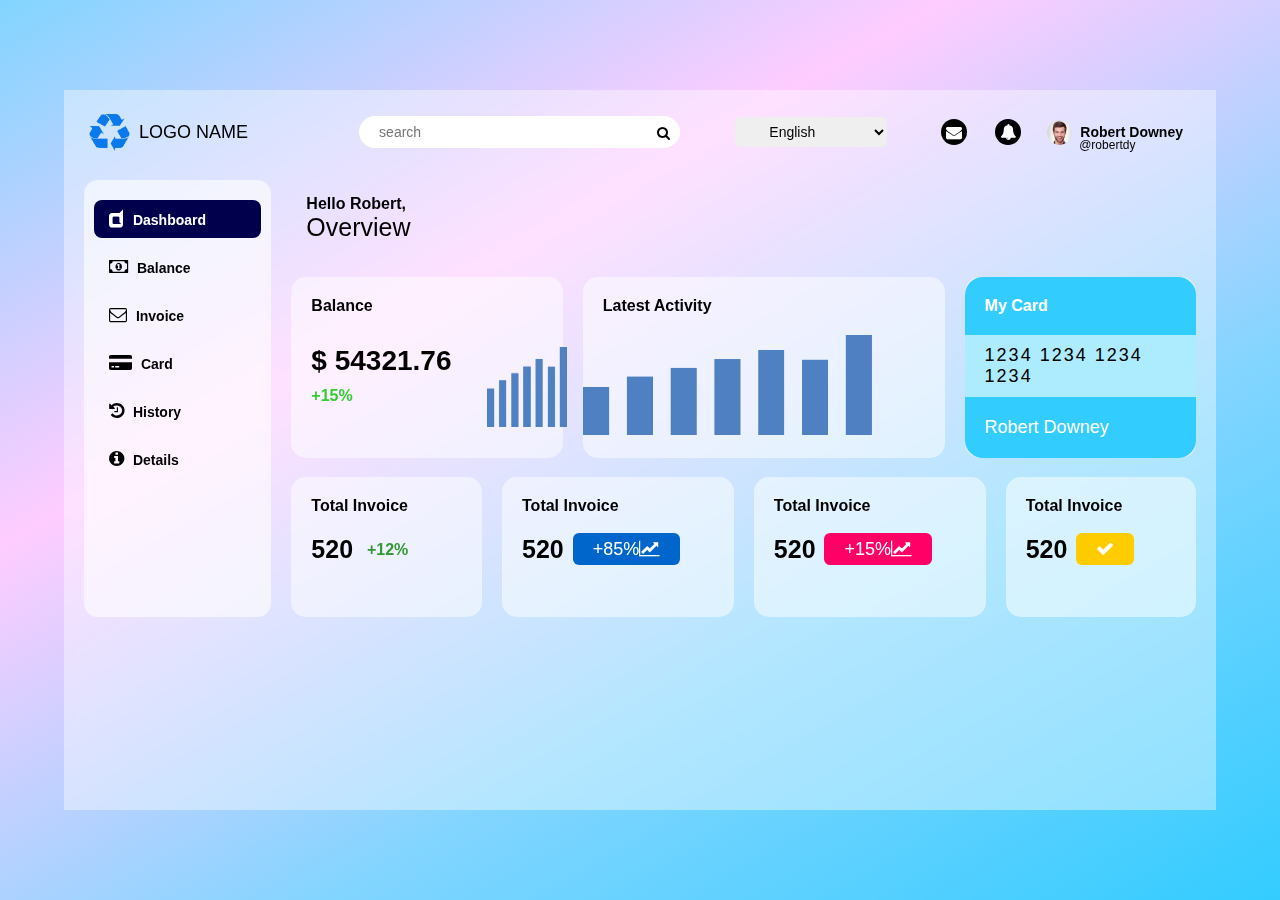
<file: Dashboard Panel/index.html>
<!DOCTYPE html>
<html lang="en">
<head>
    <meta charset="UTF-8">
    <meta http-equiv="X-UA-Compatible" content="IE=edge">
    <meta name="viewport" content="width=device-width, initial-scale=1.0">
    <link rel="stylesheet" href="https://cdnjs.cloudflare.com/ajax/libs/font-awesome/4.7.0/css/font-awesome.css" integrity="sha512-5A8nwdMOWrSz20fDsjczgUidUBR8liPYU+WymTZP1lmY9G6Oc7HlZv156XqnsgNUzTyMefFTcsFH/tnJE/+xBg==" crossorigin="anonymous" referrerpolicy="no-referrer" />
    <link rel="stylesheet" href="style.css">
    <title>Document</title>
</head>
<body>
    <div class="container">
        <div class="navbar">
            <div class="logo">
                <img style="height: 40px;" src="recycle.png" alt="">
                <span class="logoname">logo name</span>
            </div>
            <div class="searchbox">
                <form action="">
                    <input type="text" placeholder="search">
                    <i class="fa fa-search"></i>
                </form>
            </div>
            <div class="navitem">
                <div class="lang">
                    <select name="" id="">
                        <option value="">English</option>
                        <option value="">Portuguese</option>
                    </select>
                </div>
                <div class="icons">
                    <ul>
                        <li><i class="fa fa-envelope"></i></li>
                        <li><i class="fa fa-bell"></i></li>
                    </ul>
                </div>
                <div class="account">
                    <img style="height: 25px;" src="pic.png" alt="">
                    <span class="name">robert downey</span>
                    <span class="username">@robertdy</span>
                </div>
            </div>
        </div>
        <div class="container-body">
            <div class="sidebar">
                <ul>
                    <li class="dashboard">
                        <i class="fa fa-dashcube"></i>
                        <a href="#">Dashboard</a>
                    </li>
                    <li class="">
                        <i class="fa fa-money"></i>
                        <a href="#">balance</a>
                    </li>
                    <li class="">
                        <i class="fa fa-envelope-o"></i>
                        <a href="#">invoice</a>
                    </li>
                    <li class="">
                        <i class="fa fa-credit-card-alt"></i>
                        <a href="#">card</a>
                    </li>
                    <li class="">
                        <i class="fa fa-history"></i>
                        <a href="#">history</a>
                    </li>
                    <li class="">
                        <i class="fa fa-info-circle"></i>
                        <a href="#">details</a>
                    </li>
                </ul>
            </div>
            <div class="main-body">
                <div class="tittle">
                    <span class="greeting">Hello Robert,</span>
                    <h2>Overview</h2>
                </div>
                <div class="cards">
                    <div class="row row-1">
                        <div class="col">
                            <div class="balance-card">
                                <h3 class="cardtittle">Balance</h3>
                                <h2 class="balance">$ 54321.76</h2>
                                <span class="balancestatus">+15%</span>
                                <img style="width: 80px; height: 80px;" src="bar1.png" alt="">
                            </div>
                        </div>
                        <div class="col">
                            <div class="latest-activity">
                                <h3 class="cardtittle">Latest activity</h3>
                                <img style="height: 100px; width: 80%;" src="bar1.png" alt="">
                            </div>
                        </div>
                        <div class="col">
                            <div class="debit-card">
                                <h3 class="cardtittle">My card</h3>
                                <h3 class="cardnumber">1234 1234 1234 1234</h3>
                                <h3 class="cardholder">Robert Downey</h3>
                            </div>
                        </div>
                    </div>
                    <div class="row row-2">
                        <div class="col">
                            <div class="total-invoice">
                                <h3 class="cardtittle">Total invoice</h3>
                                <span class="t-i">520</span>
                                <span class="status">+12%</span>
                            </div>
                        </div>
                        <div class="col">
                            <div class="paid-invoice">
                                <h3 class="cardtittle">Total invoice</h3>
                                <span class="p-i">520</span>
                                <span class="status">+85%<i class="fa fa-line-chart"></i></span>
                            </div>
                        </div>
                        <div class="col">
                            <div class="unpaid-invoice">
                                <h3 class="cardtittle">Total invoice</h3>
                                <span class="u-i">520</span>
                                <span class="status">+15%<i class="fa fa-line-chart"></i></span>
                            </div>
                        </div>
                        <div class="col">
                            <div class="invoice-sent">
                                <h3 class="cardtittle">Total invoice</h3>
                                <span class="i-s">520</span>
                                <span class="status"><i class="fa fa-check"></i></span>
                            </div>
                        </div>
                    </div>
                </div>
            </div>
        </div>
    </div>
</body>
</html>
</file>
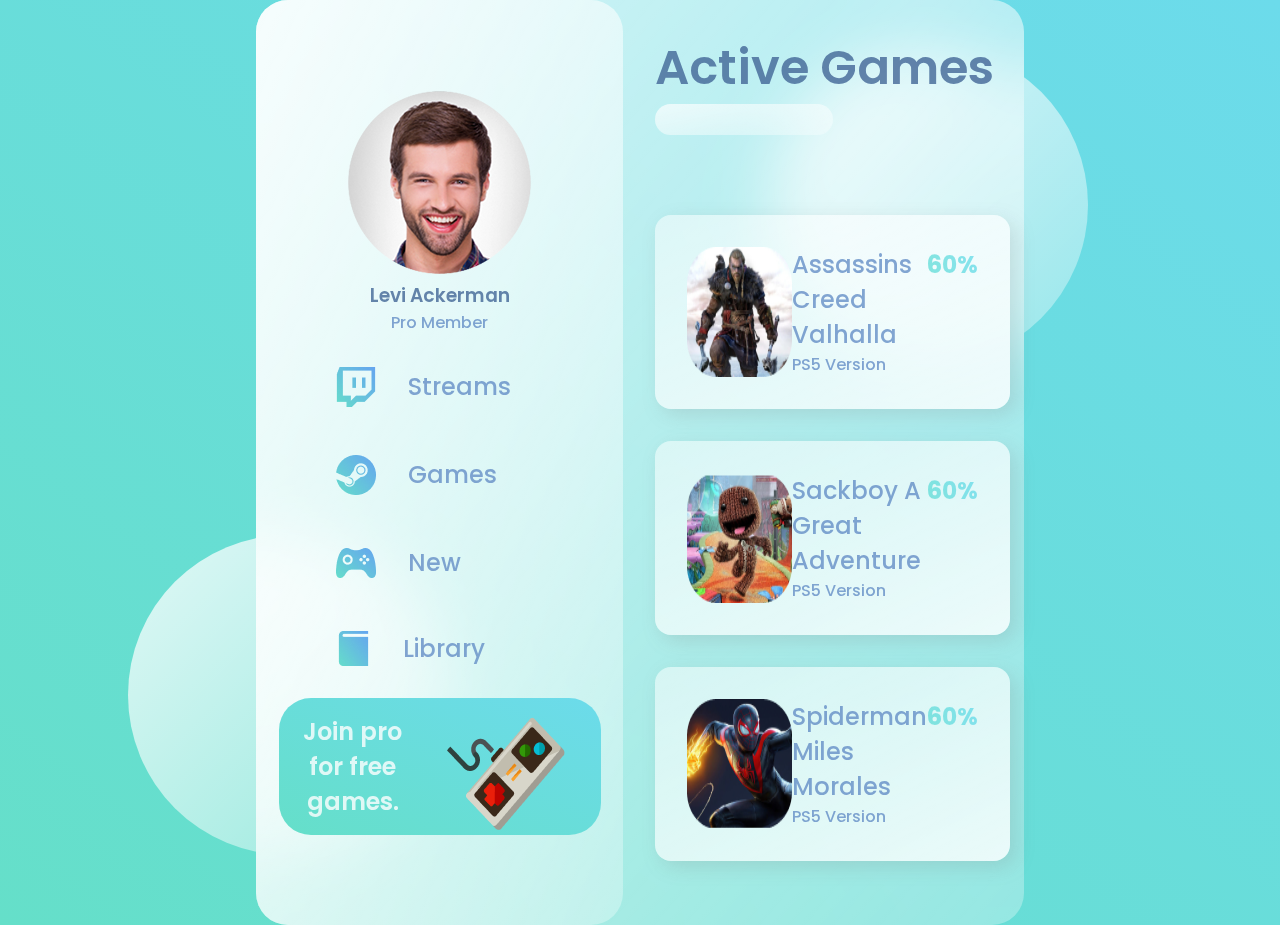
<file: Gaming Dashboard/index.html>
<!DOCTYPE html>
<html>
<head>
    <meta charset="UTF-8">
    <meta http-equiv="X-UA-Compatible" content="IE=edge">
    <meta name="viewport" content="width=device-width, initial-scale=1.0">
    <link rel="stylesheet" href="style.css">
    <link rel="preconnect" href="https://fonts.googleapis.com">
    <link rel="preconnect" href="https://fonts.gstatic.com" crossorigin>
    <link href="https://fonts.googleapis.com/css2?family=Poppins:wght@400;500;700&display=swap" rel="stylesheet">
    <title>Glassmorphism</title>
</head>
<body>
    <main>
        <section class="glass">
            <div class="dashboard">
                <div class="user">
                    <img src="images/avatar.png">
                    <h3>Levi Ackerman</h3>
                    <p>Pro Member</p>
                </div>
                <div class="links">
                    <div class="link">
                        <img src="images/twitch.png">
                        <h2>Streams</h2>
                    </div>
                    <div class="link">
                        <img src="images/steam.png">
                        <h2>Games</h2>
                    </div>
                    <div class="link">
                        <img src="images/upcoming.png">
                        <h2>New</h2>
                    </div>
                    <div class="link">
                        <img src="images/library.png">
                        <h2>Library</h2>
                    </div>
                </div>
                <div class="pro">
                    <h2>Join pro for free games.</h2>
                    <img src="images/controller.png">
                </div>
            </div>
            <div class="games">
                <div class="status">
                    <h1>Active Games</h1>
                    <input type="text">
                </div>
                <div class="cards">
                    <div class="card">
                        <img src="images/assassins.png" alt="">
                        <div class="card-info">
                            <h2>Assassins Creed Valhalla</h2>
                            <p>PS5 Version</p>
                            <div class="progress"></div>
                        </div>
                        <h2 class="percentage">60%</h2>
                    </div>
                    <div class="card">
                        <img src="images/sackboy.png" alt="">
                        <div class="card-info">
                            <h2>Sackboy A Great Adventure</h2>
                            <p>PS5 Version</p>
                            <div class="progress"></div>
                        </div>
                        <h2 class="percentage">60%</h2>
                    </div>
                    <div class="card">
                        <img src="images/spiderman.png" alt="">
                        <div class="card-info">
                            <h2>Spiderman Miles Morales</h2>
                            <p>PS5 Version</p>
                            <div class="progress"></div>
                        </div>
                        <h2 class="percentage">60%</h2>
                    </div>
                </div>
            </div>
        </section>
    </main>
    <div class="circle1"></div>
    <div class="circle2"></div>
</body>
</html>
</file>
<file: Dashboard Panel/style.css>
*{
    padding: 0;
    margin: 0;
    box-sizing: border-box;
    font-family: sans-serif;
    font-size: 14px;
    text-decoration: none;
    user-select: none;
    list-style: none;
}
body{
    display: flex;
    justify-content: center;
    align-items: center;
    height: 100vh;
    background: linear-gradient(-30deg, #33ccff, #81d5ff, #ffccff, #81d5ff);
}
.container{
    width: 90%;
    height: 80vh;
    background: rgba(255, 255, 255, 0.4);
    backdrop-filter: blur(5px);
}
.container .navbar{
    display: flex;
    justify-content: space-between;
    align-items: center;
    padding: 8px 25px;
    margin-top: 1em;
}
.container .navbar .logo{
    display: flex;
    align-items: center;
}
.container .navbar .logo .logoname{
    font-size: 18px;
    text-transform: uppercase;
    margin-left: .5em;
}
.container .navbar .logo img{
    animation: rotate 5s linear infinite;
}
@keyframes rotate{
    from{
        transform: rotate(-360deg);
    }
}
.container .navbar .searchbox{
    position: relative;
}
.container .navbar .searchbox input{
    padding: 8px 120px 8px 20px;
    border: none;
    outline: none;
    border-radius: 30px;
    transition: .3s;
}
.container .navbar .searchbox input:focus{
    padding: 8px 250px 8px 20px;
}
.container .navbar .searchbox .fa{
    position: absolute;
    top: 10px;
    right: 10px;
}
.container .navbar .navitem{
    display: flex;
    justify-content: center;
    align-items: center;
}
.container .navbar .navitem .lang select{
    padding: 6px 30px;
    border: none;
    outline: none;
     border-radius: 6px;
     position: relative;
     right: 4em;
}
.container .navbar .navitem .icons{
    position: relative;
    right: 1em;
}
.container .navbar .navitem .icons ul li{
    position: relative;
    display: inline-block;
    font-size: 16px;
    margin: 0 12px;
    color: #33cc33;
}
.container .navbar .navitem .icons ul li .fa{
    padding: 5px;
    color: #fff;
    background: #000;
    border-radius: 50%;
    transition: .3s;
}
.container .navbar .navitem .icons ul li .fa:hover{
    transform: scale(1.2) rotate(360deg);
    color: #33cc33;
    background: transparent;
}
.container .navbar .navitem .account{
    position: relative;
    display: flex;
    align-items: center;
}
.container .navbar .navitem .account img{
    border-radius: 50%;
}
.container .navbar .navitem .account .name{
    text-transform: capitalize;
    margin: 0 8px;
    font-weight: 700;
}
.container .navbar .navitem .account .username{
    position: absolute;
    top: 18px;
    left: 32px;
    font-size: 12px;
}
.container-body{
    display: grid;
    grid-template-columns: 18% auto;
}
.container-body .sidebar{
    margin: 20px 0 20px 20px;
    background: rgba(255, 255, 255, 0.6);
    border-radius: 14px;
    padding: 10px;
}
.container-body .sidebar ul li{
    padding: 10px 10px;
    margin: 10px 0;
}
.container-body .sidebar ul li:hover{
    background: #00004d;
    color: #fff;
    border-radius: 8px;
}
.container-body .sidebar ul li:hover a{
    color: #fff;
}
.container-body .sidebar ul li a{
    color: #000;
    text-transform: capitalize;
    font-weight: 700;
}
.container-body .sidebar ul li .fa{
    font-size: 18px;
    padding: 0 5px;
}
.container-body .sidebar ul .dashboard{
    background: #00004d;
    color: #fff;
    border-radius: 8px;
    padding: 10px;
}
.container-body .sidebar ul .dashboard a{
    color: #fff;
}
.container-body .main-body .tittle{
    padding: 15px;
    margin: 20px;
    margin-bottom: 0;
}
.container-body .main-body .tittle .greeting{
    text-transform: capitalize;
    font-weight: 700;
    font-size: 16px;
}
.container-body .main-body .tittle h2{
    font-size: 25px;
    font-weight: normal;
}
.container-body .main-body .cards{
    display: grid;
    grid-template-rows: 180px 140px;
    grid-gap: 20px;
    padding: 20px;
}
.container-body .main-body .cards .row-1{
    display: grid;
    grid-template-columns: 30% 40% auto;
    grid-gap: 20px;
}
.container-body .main-body .cards .row-2{
    display: grid;
    grid-template-columns: repeat(4,auto);
    grid-gap: 20px;
}
.container-body .main-body .cards .row .col{
    background: rgba(255, 255, 255, 0.5);
    border-radius: 15px;
}
.container-body .main-body .cards .row .col .cardtittle{
    font-size: 16px;
    padding: 20px;
    text-transform: capitalize;
}
.balance-card{
    position: relative;
}
.balance-card h2{
    font-size: 28px;
    padding: 10px 20px;
}
.balance-card span{
    font-size: 16px;
    font-weight: bold;
    padding: 20px;
    color: #33cc33;
}
.balance-card img{
    position: absolute;
    top: 5em;
    left: 14em;
}
.debit-card{
    width: 100%;
    height: 100%;
    position: relative;
    border-radius: 18px;
    background: #33ccff;
    color: #fff;
}
.debit-card .cardnumber{
    font-size: 18px;
    padding: 10px 20px;
    padding-right: 0;
    background: rgba(255, 255, 255, 0.6);
    color: #000;
    font-weight: normal;
    letter-spacing: 2px;
}
.debit-card .cardholder{
    font-size: 18px;
    padding: 20px;
    font-weight: normal;
}
.col .t-i, .p-i, .u-i, .i-s{
    font-size: 25px;
    font-weight: 700;
    padding: 20px 5px 20px 20px;
}
.col .status{
    font-size: 18px;
    padding: 6px 20px;
    border-radius: 6px;
    color: #fff;
    position: relative;
    bottom: 3px;
}
.total-invoice .status{
    font-weight: 700;
    color: #339933;
    font-size: 16px;
    padding-left: 5px;
}
.paid-invoice .status{
    background: #0066cc;
}
.unpaid-invoice .status{
    background: #ff0066;
}
.invoice-sent .status{
    background: #ffcc00;
}
</file>
<file: Gaming Dashboard/style.css>
*{
    margin: 0;
    padding: 0;
    box-sizing: border-box;
}
h1{
    color: #426696;
    font-weight: 600;
    font-size: 3rem;
    opacity: 0.8;
}
h2, p{
    color: #658ec6;
    font-weight: 500;
    opacity: 0.8;
}
h3{
    color: #426696;
    font-weight: 600;
    opacity: 0.8;
}
main{
    font-family: 'Poppins', sans-serif;
    min-height: 100vh;
    background: linear-gradient(to right top, #65dfc9, #6cdbeb);
    display: flex;
    align-items: center;
    justify-content: center;
}
.glass{
    background: white;
    min-height: 80vh;
    width: 60%;
    background: linear-gradient(to right bottom,
    rgba(255, 255, 255, 0.7), 
    rgba(255, 255, 255, 0.3));
    border-radius: 2rem;
    z-index: 2;
    backdrop-filter: blur(2rem);
    display: flex;
}
.circle1, .circle2{
    background: white;
    background: linear-gradient(to right bottom,
    rgba(255, 255, 255, 0.8), 
    rgba(255, 255, 255, 0.3));
    height: 20rem;
    width: 20rem;
    position: absolute;
    border-radius: 50%;
}

.circle1{
    top: 5%;
    right: 15%;
}
.circle2{
    bottom: 5%;
    left: 10%
}

.dashboard{
    flex: 1;
    display: flex;
    flex-direction: column;
    align-items: center;
    justify-content: center;
    text-align: center;
    background: linear-gradient(to right bottom,
    rgba(255, 255, 255, 0.8), 
    rgba(255, 255, 255, 0.3));
    border-radius: 2rem;
}
.link{
    display: flex;
    margin: 1rem 0rem;
    padding: 1rem 5rem;
    align-items: center;
}
.link h2{
    padding: 0 2rem;
}
.games{
    flex: 2;
}
.pro{
    background: linear-gradient(to right top, #65dfc9, #6cdbeb);
    border-radius: 2rem;
    color: white;
    padding: 1rem;
    position: relative;
}
.pro img{
    position: absolute;
    top: -10%;
    right: 10%;
}
.pro h2{
    width: 40%;
    color: white;
    font-weight: 600;
}

/* Games */
.status{
    margin-bottom: 3rem;
}
.status input{
    background: linear-gradient(to right bottom,
    rgba(255, 255, 255, 0.7), 
    rgba(255, 255, 255, 0.3));
    border: none;
    width: 50%;
    padding: 0.5rem;
    border-radius: 2rem;
}
.games{
    margin: 2rem;
    display: flex;
    flex-direction: column;
    justify-content: space-evenly;
}
.card{
    display: flex;
    background: linear-gradient(to left top,
    rgba(255, 255, 255, 0.8), 
    rgba(255, 255, 255, 0.5));
    border-radius: 1rem;
    margin: 2rem 0rem;
    padding: 2rem;
    box-shadow: 6px 6px 20px rgba(122, 122, 122, 0.2);
    justify-content: space-between;
}
.progress{
    background: linear-gradient(to right top, #65dfc9, #6cdbeb);
    width: 100%;
    height: 25%;
    border-radius: 1rem;
    position: relative;
    overflow: hidden;
}
.progress::after{
    content: "";
    width: 100%;
    height: 100%;
    background: rgb(236, 236, 236);
    position: absolute;
    left: 60%;
}
.card-info{
    display: flex;
    flex-direction: column;
    justify-content: space-between;
}
.percentage {
    font-weight: bold;
    background: linear-gradient(to right top, #65dfc9, #6cdbeb);
    -webkit-background-clip: text;
    -webkit-text-fill-color: transparent;
}
</file>
